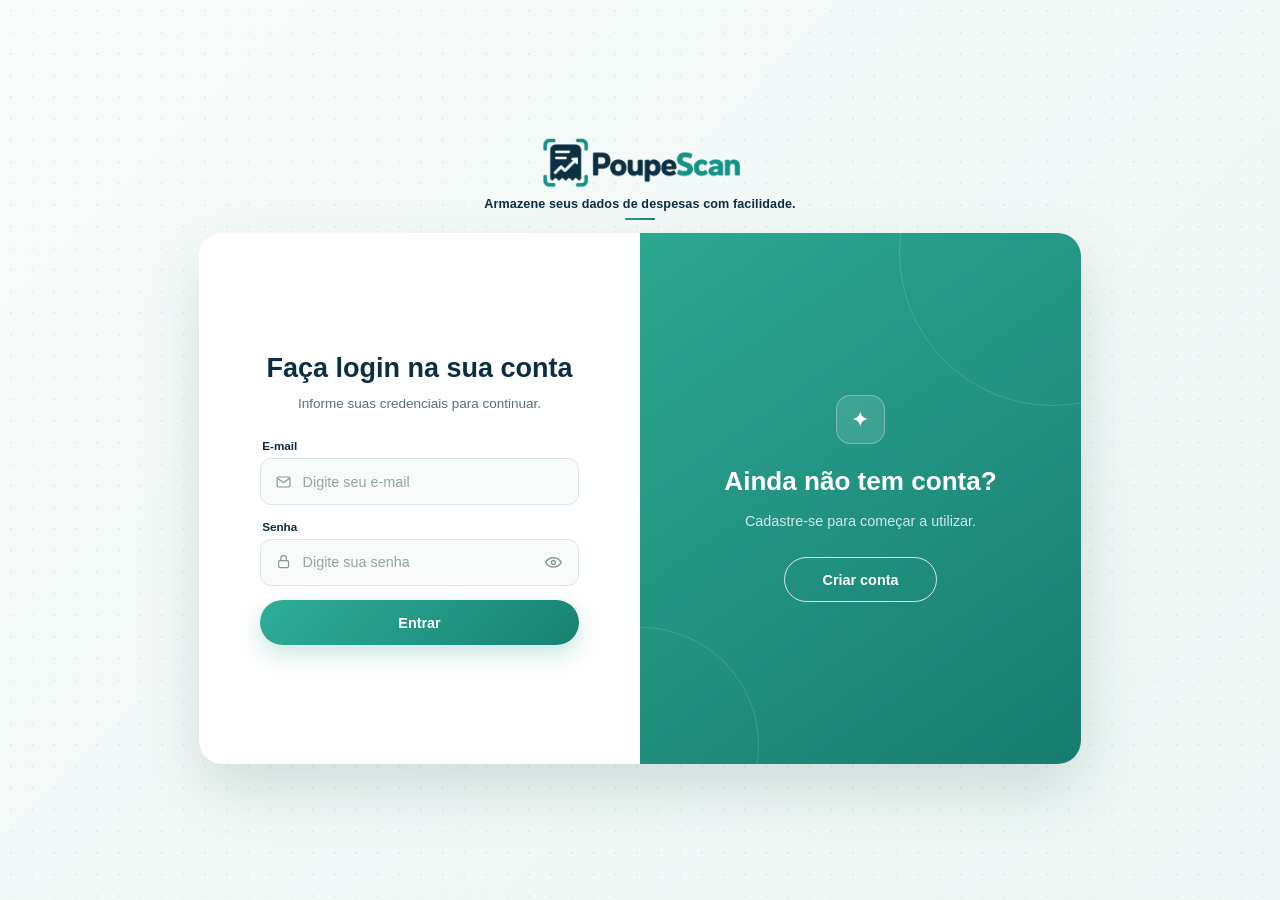
<file: frontend/index.html>
<!DOCTYPE html>
<html lang="pt-BR">
<head>
    <meta charset="UTF-8">
    <meta name="viewport" content="width=device-width, initial-scale=1.0">
    <title>Login | PoupeScan</title>
    <link rel="stylesheet" href="css/index.css">
    <script src="js/index.js" defer></script>
</head>
<body class="auth-page">
    <main class="page">
        <h1 class="logo">
            <img src="assets/logo-poupescan.png" alt="PoupeScan">
        </h1>
        <p class="logo-slogan is-animating" id="logo-slogan">Armazene seus dados de despesas com facilidade.</p>

        <section class="auth-box" id="auth-box">
            <div class="forms">
                <section class="form-panel login-panel">
                    <form id="login-form">
                        <h2>Faça login na sua conta</h2>
                        <p>Informe suas credenciais para continuar.</p>

                        <label for="login-email">E-mail</label>
                        <div class="input-group">
                            <svg class="input-icon" viewBox="0 0 24 24" aria-hidden="true">
                                <rect x="3" y="5" width="18" height="14" rx="2"></rect>
                                <path d="m4 7 8 6 8-6"></path>
                            </svg>
                            <input id="login-email" name="email" type="email" placeholder="Digite seu e-mail" autocomplete="email" required>
                        </div>

                        <label for="login-password">Senha</label>
                        <div class="input-group">
                            <svg class="input-icon" viewBox="0 0 24 24" aria-hidden="true">
                                <rect x="5" y="10" width="14" height="10" rx="2"></rect>
                                <path d="M8 10V7a4 4 0 0 1 8 0v3"></path>
                            </svg>
                            <input id="login-password" name="senha" type="password" placeholder="Digite sua senha" autocomplete="current-password" required>
                            <button class="password-toggle" type="button" data-password-target="login-password" aria-label="Mostrar senha" aria-pressed="false">
                                <svg viewBox="0 0 24 24" aria-hidden="true">
                                    <path d="M2 12s3.5-6 10-6 10 6 10 6-3.5 6-10 6S2 12 2 12Z"></path>
                                    <circle cx="12" cy="12" r="2.5"></circle>
                                </svg>
                            </button>
                        </div>

                        <button class="primary-button" type="submit">Entrar</button>

                        <button class="mobile-link" id="mobile-show-register" type="button">
                            Ainda não tem conta? Cadastre-se
                        </button>
                    </form>
                </section>

                <section class="form-panel register-panel">
                    <form id="register-form">
                        <h2>Criar conta</h2>
                        <p>Insira seus dados para realizar seu cadastro.</p>

                        <label for="register-name">Nome</label>
                        <div class="input-group">
                            <svg class="input-icon" viewBox="0 0 24 24" aria-hidden="true">
                                <circle cx="12" cy="8" r="4"></circle>
                                <path d="M4 21a8 8 0 0 1 16 0"></path>
                            </svg>
                            <input id="register-name" name="nome" type="text" placeholder="Digite seu nome" autocomplete="name" minlength="2" maxlength="120" required>
                        </div>

                        <label for="register-email">E-mail</label>
                        <div class="input-group">
                            <svg class="input-icon" viewBox="0 0 24 24" aria-hidden="true">
                                <rect x="3" y="5" width="18" height="14" rx="2"></rect>
                                <path d="m4 7 8 6 8-6"></path>
                            </svg>
                            <input id="register-email" name="email" type="email" placeholder="Digite seu e-mail" autocomplete="email" required>
                        </div>

                        <label class="label-with-hint" for="register-password">
                            <span>Senha</span>
                            <span class="field-hint">Mínimo 10 caracteres</span>
                        </label>
                        <div class="input-group">
                            <svg class="input-icon" viewBox="0 0 24 24" aria-hidden="true">
                                <rect x="5" y="10" width="14" height="10" rx="2"></rect>
                                <path d="M8 10V7a4 4 0 0 1 8 0v3"></path>
                            </svg>
                            <input id="register-password" name="senha" type="password" placeholder="Digite uma senha" autocomplete="new-password" minlength="10" maxlength="128" required>
                            <button class="password-toggle" type="button" data-password-target="register-password" aria-label="Mostrar senha" aria-pressed="false">
                                <svg viewBox="0 0 24 24" aria-hidden="true">
                                    <path d="M2 12s3.5-6 10-6 10 6 10 6-3.5 6-10 6S2 12 2 12Z"></path>
                                    <circle cx="12" cy="12" r="2.5"></circle>
                                </svg>
                            </button>
                        </div>

                        <label for="captcha-answer">Verificação</label>
                        <div class="input-group captcha-group">
                            <svg class="input-icon" viewBox="0 0 24 24" aria-hidden="true">
                                <path d="M12 3 5 6v5c0 4.7 2.8 8.4 7 10 4.2-1.6 7-5.3 7-10V6l-7-3Z"></path>
                                <path d="m9 12 2 2 4-4"></path>
                            </svg>
                            <input id="captcha-answer" name="captcha_resposta" type="number" placeholder="Carregando verificação..." min="0" max="100" required>
                            <button class="captcha-refresh" id="captcha-refresh" type="button" aria-label="Gerar outro CAPTCHA">↻</button>
                        </div>
                        <input id="captcha-token" name="captcha_token" type="hidden">

                        <button class="primary-button" type="submit">Registrar</button>

                        <button class="mobile-link" id="mobile-show-login" type="button">
                            Já tem uma conta? Faça login
                        </button>
                    </form>
                </section>
            </div>

            <aside class="side-panel">
                <div class="side-content side-register">
                    <h2>Ainda não tem conta?</h2>
                    <p>Cadastre-se para começar a utilizar.</p>
                    <button class="secondary-button" id="show-register" type="button">Criar conta</button>
                </div>

                <div class="side-content side-login">
                    <h2>Já possui cadastro?</h2>
                    <p>Entre com seu e-mail e sua senha.</p>
                    <button class="secondary-button" id="show-login" type="button">Fazer login</button>
                </div>
            </aside>
        </section>
    </main>

    <div class="feedback-modal" id="feedback-modal" role="dialog" aria-modal="true" aria-labelledby="feedback-title" aria-describedby="feedback-text" hidden>
        <div class="feedback-card" id="feedback-card">
            <button class="feedback-close" id="feedback-close" type="button" aria-label="Fechar aviso">&times;</button>
            <div class="feedback-icon" aria-hidden="true"></div>
            <h2 id="feedback-title"></h2>
            <p id="feedback-text"></p>
            <div class="feedback-actions">
                <button class="feedback-cancel" id="feedback-cancel" type="button" hidden>Agora não</button>
                <button class="feedback-button" id="feedback-button" type="button">Entendi</button>
            </div>
        </div>
    </div>
</body>
</html>
</file>
<file: frontend/css/index.css>
/* Escala compacta no desktop, mantendo o zoom do navegador em 100%. */
html { font-size: 90%; }

:root {
    --navy: #0b2e42;
    --text: #58707c;
    --green: #25a18e;
    --green-dark: #178272;
    --green-light: #e3f6f1;
    --border: #d8e6e3;
    --background: #edf6f4;
    --white: #fff;
    --danger: #b93648;
}

* { box-sizing: border-box; }

body {
    margin: 0;
    color: var(--navy);
    font-family: "Segoe UI", Arial, sans-serif;
}

button, input { font: inherit; }
button { cursor: pointer; }

@media (prefers-reduced-motion: reduce) {
    *, *::before, *::after {
        animation-duration: 0.01ms !important;
        animation-iteration-count: 1 !important;
        transition-duration: 0.01ms !important;
    }
}

/* Página de login e cadastro */
.auth-page {
    min-height: 100vh;
    overflow-x: hidden;
    background: radial-gradient(circle, #25a18e1f 1.5px, transparent 1.5px) 0 0 / 1.5rem 1.5rem,
        linear-gradient(135deg, #f8fcfb, var(--background));
}

.page {
    display: flex;
    min-height: 100vh;
    padding: 2rem 1.5rem;
    flex-direction: column;
    align-items: center;
    justify-content: center;
}

.logo {
    width: clamp(11.875rem, 22vw, 14.375rem);
    margin: -1.0625rem 0 -0.25rem;
    line-height: 0;
}

.logo img {
    display: block;
    width: 100%;
    height: auto;
}

.logo-slogan {
    margin: -0.4375rem 0 0.9375rem;
    color: var(--navy);
    font-size: 0.875rem;
    font-weight: 600;
    letter-spacing: .1px;
    text-align: center;
}

.logo-slogan::after {
    display: block;
    width: 2.125rem;
    height: 2px;
    margin: 0.5rem auto 0;
    content: "";
    border-radius: 2px;
    background: linear-gradient(90deg, var(--green), var(--green-dark));
}

.logo-slogan.is-animating { animation: slogan-in .65s ease-out both; }

.auth-box {
    position: relative;
    width: min(61.25rem, 100%);
    height: 36.875rem;
    overflow: hidden;
    border-radius: 1.625rem;
    background: var(--white);
    box-shadow: 0 1.75rem 4.375rem #1b4e4929;
}

.forms { position: absolute; inset: 0; }

.form-panel {
    position: absolute;
    top: 0;
    width: 50%;
    height: 100%;
    padding: 2.875rem 4.25rem;
    transition: opacity .35s, transform .65s;
}

.form-panel form {
    display: flex;
    height: 100%;
    flex-direction: column;
    justify-content: center;
}

.login-panel { left: 0; }

.register-panel {
    left: 50%;
    padding-block: 1.5625rem;
    opacity: 0;
    pointer-events: none;
}

.form-panel h2 { margin: 0; font-size: 2.125rem; }

.form-panel p {
    margin: 0.6875rem 0 1.75rem;
    color: var(--text);
    font-size: 0.9375rem;
    line-height: 1.5;
}

.register-panel p { margin-bottom: 1rem; }

.register-panel h2,
.register-panel form > p {
    text-align: center;
}

.login-panel h2,
.login-panel form > p {
    text-align: center;
}

.login-panel h2 {
    font-size: 1.875rem;
}

.form-panel label {
    margin: 0 0 0.4375rem 2px;
    font-size: 0.8125rem;
    font-weight: 700;
}

.register-panel label { margin-bottom: 0.3125rem; }

.label-with-hint {
    display: flex;
    align-items: center;
    justify-content: space-between;
}

.field-hint {
    padding: 0.1875rem 0.5rem;
    border-radius: 1.25rem;
    color: var(--green-dark);
    background: var(--green-light);
    font-size: 0.625rem;
}

.input-group { position: relative; }

.field-error {
    display: flex;
    min-height: 1.0625rem;
    margin: -0.625rem 2px 0.625rem;
    align-items: center;
    gap: 0.375rem;
    color: var(--danger);
    font-size: 0.75rem;
    font-weight: 600;
    line-height: 1.35;
    animation: field-error-in .18s ease-out;
}

.field-error[hidden] { display: none; }

.field-error::before {
    display: grid;
    width: 0.9375rem;
    height: 0.9375rem;
    flex: 0 0 0.9375rem;
    content: "!";
    place-items: center;
    border-radius: 50%;
    color: var(--white);
    background: var(--danger);
    font-size: 0.625rem;
    font-weight: 800;
}

.input-icon {
    position: absolute;
    top: 1.625rem;
    left: 1rem;
    width: 1.1875rem;
    height: 1.1875rem;
    color: #819997;
    fill: none;
    stroke: currentColor;
    stroke-width: 1.7;
    stroke-linecap: round;
    stroke-linejoin: round;
    transform: translateY(-50%);
    pointer-events: none;
}

.input-group:focus-within .input-icon { color: var(--green); }

.input-group.has-error .input-icon,
.input-group.has-error:focus-within .input-icon { color: var(--danger); }

.form-panel input {
    width: 100%;
    height: 3.25rem;
    margin-bottom: 1rem;
    padding: 0 1.0625rem 0 2.875rem;
    border: 1px solid var(--border);
    border-radius: 0.75rem;
    outline: none;
    color: var(--navy);
    background: #f8fbfa;
}

.form-panel input::placeholder { color: #94a6a5; }

#login-password,
#register-password {
    padding-right: 3.375rem;
}

.password-toggle {
    position: absolute;
    top: 0.375rem;
    right: 0.5rem;
    display: grid;
    width: 2.5rem;
    height: 2.5rem;
    padding: 0;
    place-items: center;
    border: 0;
    border-radius: 0.5625rem;
    color: #819997;
    background: transparent;
}

.password-toggle:hover,
.password-toggle:focus-visible {
    color: var(--green-dark);
    background: var(--green-light);
    outline: none;
}

.password-toggle svg {
    width: 1.3125rem;
    fill: none;
    stroke: currentColor;
    stroke-width: 1.7;
    stroke-linecap: round;
    stroke-linejoin: round;
}

.password-toggle.is-visible::after {
    position: absolute;
    width: 1.4375rem;
    height: 2px;
    content: "";
    background: currentColor;
    transform: rotate(-45deg);
}

.form-panel input:focus {
    border-color: var(--green);
    background: var(--white);
    box-shadow: 0 0 0 0.25rem #25a18e1f;
}

.input-group.has-error input,
.input-group.has-error input:focus {
    border-color: var(--danger);
    background: #fff9fa;
    box-shadow: 0 0 0 0.25rem #d9486214;
}

.register-panel input { height: 2.75rem; margin-bottom: 0.625rem; }
.register-panel .field-error { margin: -0.3125rem 2px 0.375rem; }
.register-panel .input-icon { top: 1.375rem; }
.register-panel .password-toggle { top: 0.25rem; width: 2.25rem; height: 2.25rem; }
.captcha-group input { padding-right: 3.625rem; }

.captcha-refresh {
    position: absolute;
    top: 0.25rem;
    right: 0.5rem;
    display: grid;
    width: 2.25rem;
    height: 2.25rem;
    padding: 0;
    place-items: center;
    border: 0;
    border-radius: 0.5625rem;
    color: var(--green-dark);
    background: var(--green-light);
    font-size: 1.3125rem;
}

.captcha-refresh:hover { color: var(--white); background: var(--green); }

.primary-button, .secondary-button {
    height: 3.125rem;
    border-radius: 1.875rem;
    font-weight: 700;
    transition: transform .2s;
}

.primary-button {
    border: 0;
    color: var(--white);
    background: linear-gradient(135deg, #2eae98, var(--green-dark));
    box-shadow: 0 0.625rem 1.5rem #25a18e40;
}

.register-panel .primary-button {
    height: 3.125rem;
    margin-top: 0.375rem;
}
.primary-button:hover:not(:disabled), .secondary-button:hover { transform: translateY(-2px); }
.primary-button:disabled { opacity: .6; cursor: wait; }

/* Painel verde e transição */
.side-panel {
    position: absolute;
    z-index: 2;
    top: 0;
    left: 50%;
    width: 50%;
    height: 100%;
    overflow: hidden;
    color: var(--white);
    background: linear-gradient(145deg, #2ca792, #177d6f);
    transition: transform .65s;
}

.side-panel::before, .side-panel::after {
    position: absolute;
    content: "";
    border: 1px solid #ffffff26;
    border-radius: 50%;
}

.side-panel::before { width: 21.25rem; height: 21.25rem; top: -9.375rem; right: -8.75rem; }
.side-panel::after { width: 16.25rem; height: 16.25rem; left: -8.125rem; bottom: -6.875rem; }

.side-content {
    position: absolute;
    inset: 0;
    display: flex;
    padding: 4.25rem;
    flex-direction: column;
    align-items: center;
    justify-content: center;
    text-align: center;
    transition: opacity .25s, transform .35s;
}

.side-content::before {
    display: grid;
    width: 3.25rem;
    height: 3.25rem;
    margin-bottom: 1.5rem;
    content: "✦";
    place-items: center;
    border: 1px solid #ffffff4d;
    border-radius: 1rem;
    background: #ffffff1f;
    font-size: 1.5rem;
}

.side-content h2 { margin: 0; font-size: 1.8125rem; }
.side-content p { margin: 0.9375rem 0 1.6875rem; color: #ffffffcc; line-height: 1.6; }
.side-login { opacity: 0; transform: translateX(1.875rem); pointer-events: none; }

.secondary-button {
    min-width: 10.625rem;
    padding: 0 1.6875rem;
    border: 1px solid #ffffffcc;
    color: var(--white);
    background: transparent;
}

.secondary-button:hover { color: var(--green-dark); background: var(--white); }
.auth-box.show-register .side-panel { transform: translateX(-100%); }

.auth-box.show-register .login-panel,
.auth-box.show-register .side-register { opacity: 0; pointer-events: none; }

.auth-box.show-register .register-panel,
.auth-box.show-register .side-login { opacity: 1; pointer-events: auto; }

.auth-box.show-register .side-login { transform: translateX(0); }

.mobile-link {
    display: none;
    margin-top: 1rem;
    padding: 0.5rem;
    border: 0;
    color: var(--green-dark);
    background: transparent;
    font-size: 0.8125rem;
}

/* Modal de mensagens */
.feedback-modal {
    position: fixed;
    z-index: 10;
    inset: 0;
    display: grid;
    padding: 1.25rem;
    place-items: center;
    background: #0b263461;
    backdrop-filter: blur(0.1875rem);
}

.feedback-modal[hidden] { display: none; }

.feedback-card {
    position: relative;
    width: min(25rem, 100%);
    padding: 2.125rem 2rem 1.875rem;
    border-radius: 1.25rem;
    background: var(--white);
    box-shadow: 0 1.5rem 3.75rem #0a2d3738;
    text-align: center;
    animation: modal-in .22s;
}

.feedback-close {
    position: absolute;
    top: 0.8125rem;
    right: 0.9375rem;
    width: 2.125rem;
    height: 2.125rem;
    border: 0;
    color: var(--text);
    background: transparent;
    font-size: 1.6875rem;
}

.feedback-icon {
    display: grid;
    width: 3.625rem;
    height: 3.625rem;
    margin: 0 auto 1.125rem;
    place-items: center;
    border-radius: 50%;
    font-size: 1.6875rem;
    font-weight: 800;
}

.feedback-card h2 { margin: 0 0 0.625rem; font-size: 1.5rem; }
.feedback-card p { margin: 0 0 1.5rem; color: var(--text); font-size: 1rem; line-height: 1.5; }

.feedback-actions {
    display: flex;
    gap: 0.625rem;
}

.feedback-button,
.feedback-cancel {
    flex: 1;
    height: 2.875rem;
    border-radius: 1.875rem;
    font-weight: 700;
}

.feedback-button {
    border: 0;
    color: var(--white);
    background: var(--green-dark);
}

.feedback-cancel {
    border: 1px solid var(--border);
    color: var(--navy);
    background: var(--white);
}

.feedback-cancel:hover {
    border-color: var(--green);
    color: var(--green-dark);
}

.feedback-card.error .feedback-icon { color: var(--danger); background: #fff0f2; }
.feedback-card.error .feedback-icon::before { content: "!"; }
.feedback-card.success .feedback-icon { color: var(--green-dark); background: var(--green-light); }
.feedback-card.success .feedback-icon::before { content: "✓"; }
body.modal-open { overflow: hidden; }

@keyframes modal-in {
    from { opacity: 0; transform: translateY(0.75rem); }
    to { opacity: 1; transform: translateY(0); }
}

@keyframes field-error-in {
    from { opacity: 0; transform: translateY(-0.1875rem); }
    to { opacity: 1; transform: translateY(0); }
}

@keyframes slogan-in {
    from { opacity: 0; transform: translateY(-0.4375rem); }
    to { opacity: 1; transform: translateY(0); }
}

/* Celular */
@media (max-width: 700px) {
    .page { justify-content: flex-start; padding: 1.5rem 1rem; }
    .auth-box { height: 40rem; }
    .form-panel { left: 0; width: 100%; padding: 2.1875rem 1.75rem; }
    .register-panel { transform: translateX(100%); }
    .auth-box.show-register .login-panel { transform: translateX(-100%); }
    .auth-box.show-register .register-panel { transform: translateX(0); }
    .side-panel { display: none; }
    .mobile-link { display: block; }
    .logo-slogan { margin-top: -0.3125rem; margin-bottom: 0.8125rem; font-size: 0.8125rem; }
}

/* Mantém os tamanhos de leitura e toque em telas pequenas. */
@media (max-width: 700px) { html { font-size: 100%; } }
</file>
